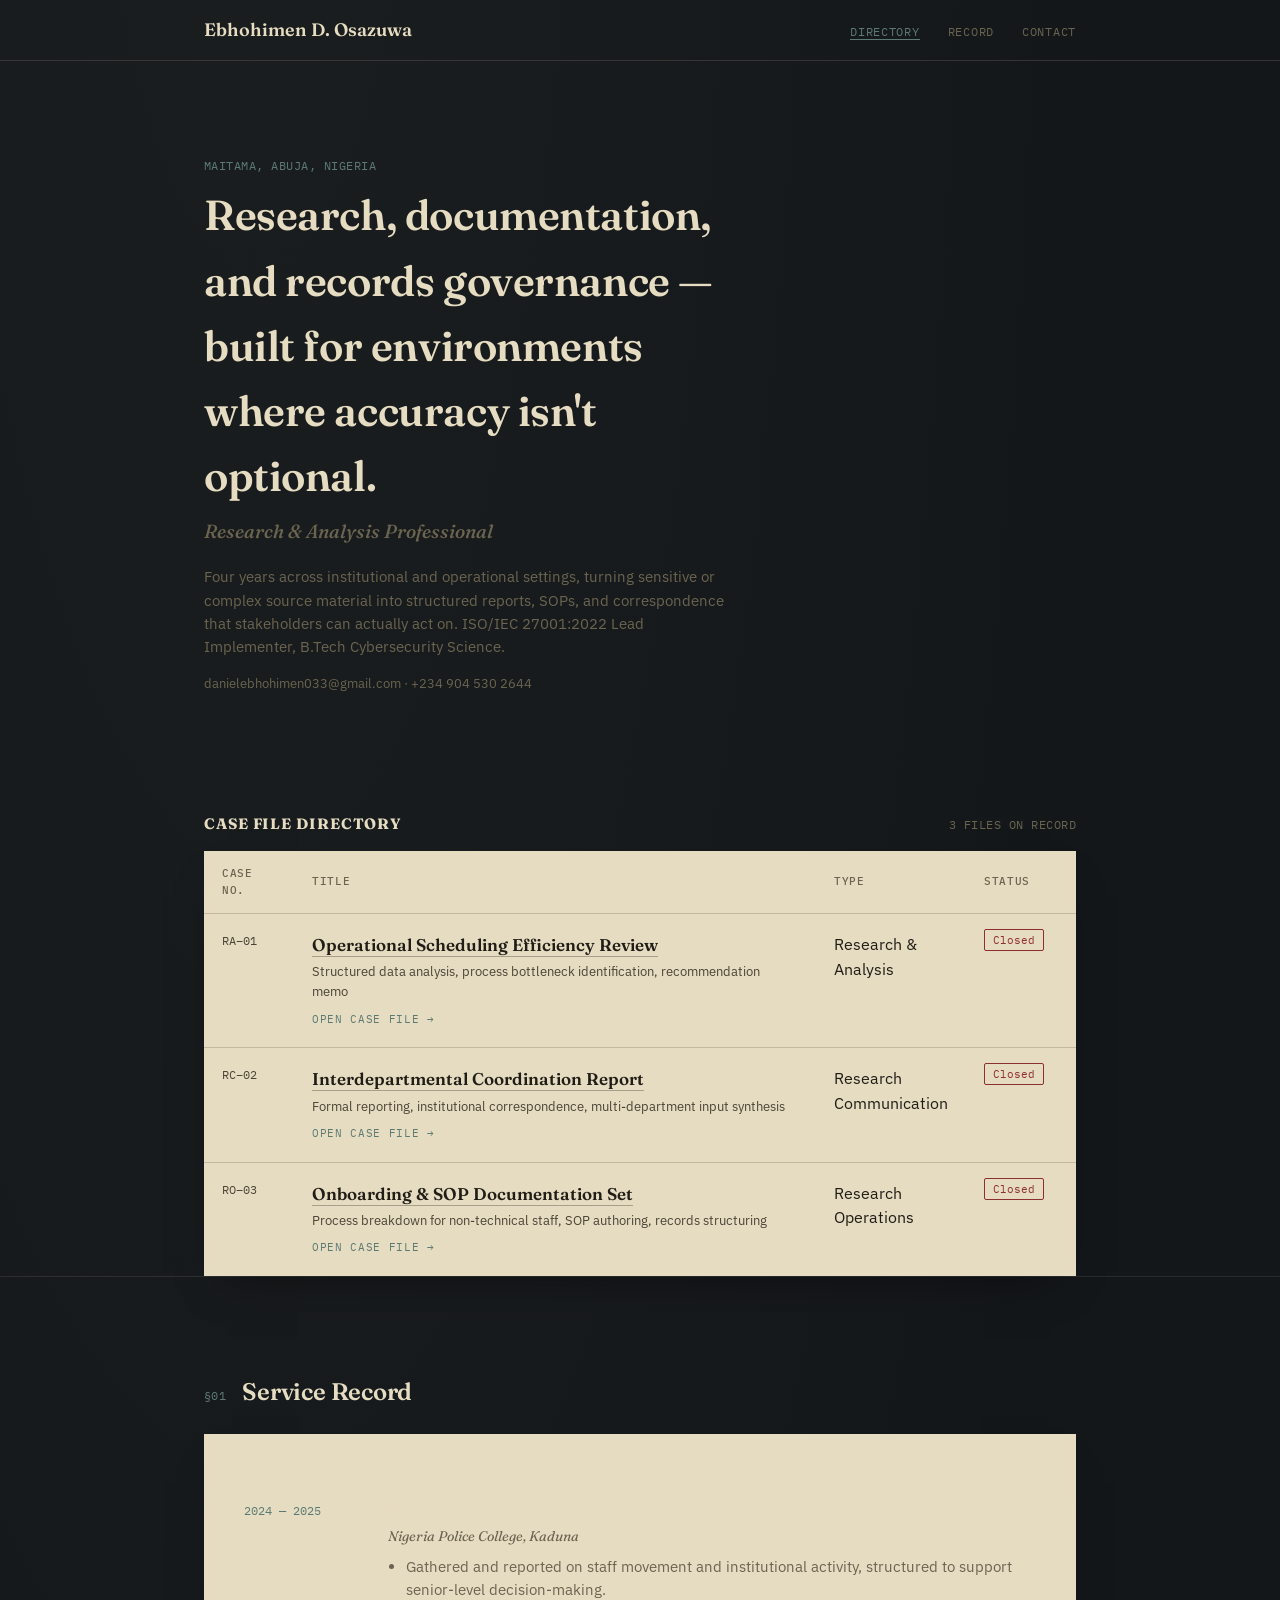
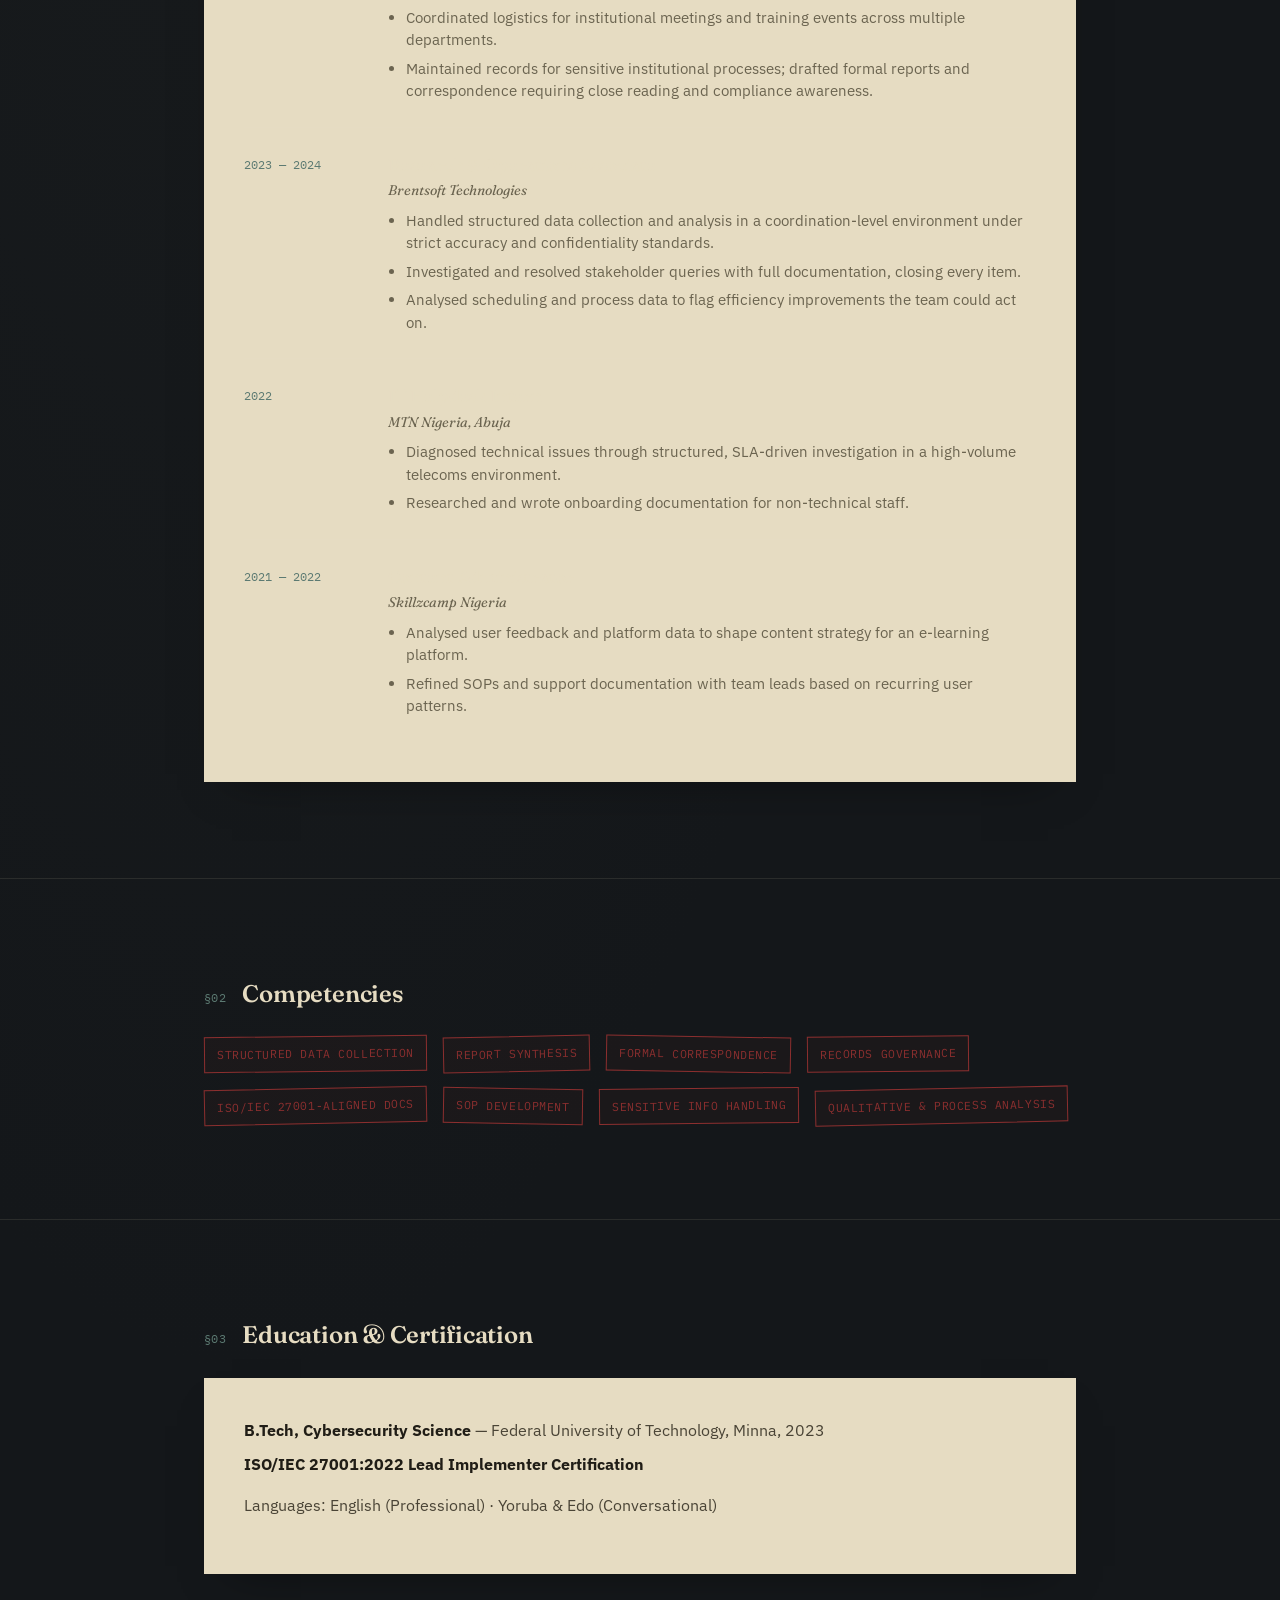
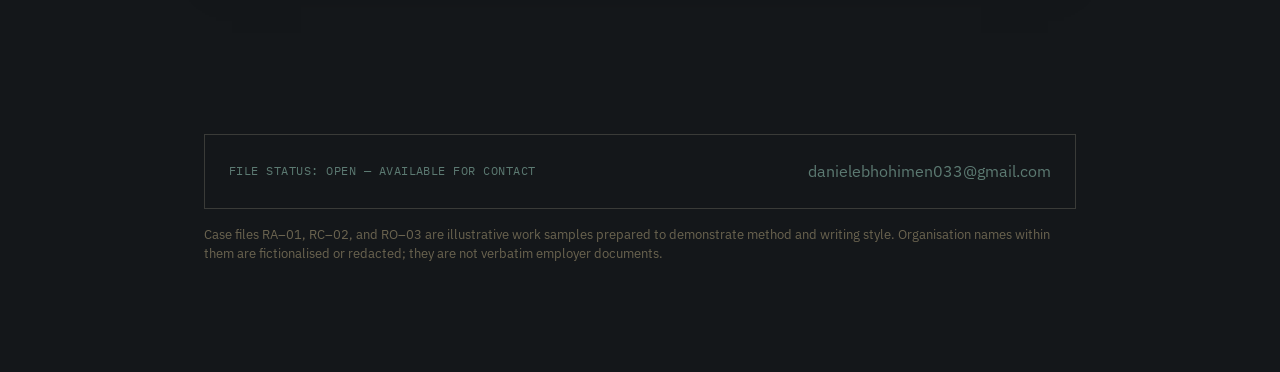
<file: index.html>
<!doctype html>
<html lang="en">
<head>
<meta charset="UTF-8">
<meta name="viewport" content="width=device-width, initial-scale=1.0">
<title>Ebhohimen Daniel Osazuwa — Research &amp; Documentation</title>
<meta name="description" content="Research, documentation, and records-governance portfolio of Ebhohimen Daniel Osazuwa.">
<link rel="stylesheet" href="style.css">
</head>
<body>

<div class="tabbar">
  <div class="wrap">
    <span class="name">Ebhohimen D. Osazuwa</span>
    <nav>
      <a href="index.html" class="active">Directory</a>
      <a href="index.html#log">Record</a>
      <a href="index.html#contact">Contact</a>
    </nav>
  </div>
</div>

<header class="hero">
  <div class="wrap">
    <span class="eyebrow mono">Maitama, Abuja, Nigeria</span>
    <h1>Research, documentation, and records governance — built for environments where accuracy isn't optional.</h1>
    <p class="role">Research &amp; Analysis Professional</p>
    <p class="lede">Four years across institutional and operational settings, turning sensitive or complex source material into structured reports, SOPs, and correspondence that stakeholders can actually act on. ISO/IEC 27001:2022 Lead Implementer, B.Tech Cybersecurity Science.</p>
    <p class="contact">danielebhohimen033@gmail.com · +234 904 530 2644</p>
  </div>
</header>

<section class="ledger">
  <div class="wrap">
    <div class="ledger-heading">
      <h2 style="font-size:15px; text-transform:uppercase; letter-spacing:0.06em;">Case File Directory</h2>
      <span class="mono">3 files on record</span>
    </div>
    <table class="directory">
      <thead>
        <tr>
          <th style="width:90px;">Case No.</th>
          <th>Title</th>
          <th style="width:140px;">Type</th>
          <th style="width:110px;">Status</th>
        </tr>
      </thead>
      <tbody>
        <tr data-href="case-file-01.html">
          <td class="case-no">RA–01</td>
          <td class="title"><a href="case-file-01.html">Operational Scheduling Efficiency Review</a><span class="sub">Structured data analysis, process bottleneck identification, recommendation memo</span><span class="open-hint">Open case file &rarr;</span></td>
          <td>Research &amp; Analysis</td>
          <td class="status"><span class="status-tag">Closed</span></td>
        </tr>
        <tr data-href="case-file-02.html">
          <td class="case-no">RC–02</td>
          <td class="title"><a href="case-file-02.html">Interdepartmental Coordination Report</a><span class="sub">Formal reporting, institutional correspondence, multi-department input synthesis</span><span class="open-hint">Open case file &rarr;</span></td>
          <td>Research Communication</td>
          <td class="status"><span class="status-tag">Closed</span></td>
        </tr>
        <tr data-href="case-file-03.html">
          <td class="case-no">RO–03</td>
          <td class="title"><a href="case-file-03.html">Onboarding &amp; SOP Documentation Set</a><span class="sub">Process breakdown for non-technical staff, SOP authoring, records structuring</span><span class="open-hint">Open case file &rarr;</span></td>
          <td>Research Operations</td>
          <td class="status"><span class="status-tag">Closed</span></td>
        </tr>
      </tbody>
    </table>
  </div>
</section>

<section class="section" id="log">
  <div class="wrap">
    <div class="section-heading">
      <span class="mono">§01</span>
      <h2>Service Record</h2>
    </div>
    <div class="card">
      <div class="log-entry">
        <div class="when">2024 — 2025</div>
        <div>
          <h3>Executive Assistant / Administrative Officer</h3>
          <div class="org">Nigeria Police College, Kaduna</div>
          <ul>
            <li>Gathered and reported on staff movement and institutional activity, structured to support senior-level decision-making.</li>
            <li>Coordinated logistics for institutional meetings and training events across multiple departments.</li>
            <li>Maintained records for sensitive institutional processes; drafted formal reports and correspondence requiring close reading and compliance awareness.</li>
          </ul>
        </div>
      </div>
      <div class="log-entry">
        <div class="when">2023 — 2024</div>
        <div>
          <h3>Research &amp; Operations Associate</h3>
          <div class="org">Brentsoft Technologies</div>
          <ul>
            <li>Handled structured data collection and analysis in a coordination-level environment under strict accuracy and confidentiality standards.</li>
            <li>Investigated and resolved stakeholder queries with full documentation, closing every item.</li>
            <li>Analysed scheduling and process data to flag efficiency improvements the team could act on.</li>
          </ul>
        </div>
      </div>
      <div class="log-entry">
        <div class="when">2022</div>
        <div>
          <h3>IT Helpdesk Intern</h3>
          <div class="org">MTN Nigeria, Abuja</div>
          <ul>
            <li>Diagnosed technical issues through structured, SLA-driven investigation in a high-volume telecoms environment.</li>
            <li>Researched and wrote onboarding documentation for non-technical staff.</li>
          </ul>
        </div>
      </div>
      <div class="log-entry">
        <div class="when">2021 — 2022</div>
        <div>
          <h3>Content Administrator</h3>
          <div class="org">Skillzcamp Nigeria</div>
          <ul>
            <li>Analysed user feedback and platform data to shape content strategy for an e-learning platform.</li>
            <li>Refined SOPs and support documentation with team leads based on recurring user patterns.</li>
          </ul>
        </div>
      </div>
    </div>
  </div>
</section>

<section class="section">
  <div class="wrap">
    <div class="section-heading">
      <span class="mono">§02</span>
      <h2>Competencies</h2>
    </div>
    <div class="stamps">
      <span class="stamp">Structured Data Collection</span>
      <span class="stamp">Report Synthesis</span>
      <span class="stamp">Formal Correspondence</span>
      <span class="stamp">Records Governance</span>
      <span class="stamp">ISO/IEC 27001-Aligned Docs</span>
      <span class="stamp">SOP Development</span>
      <span class="stamp">Sensitive Info Handling</span>
      <span class="stamp">Qualitative &amp; Process Analysis</span>
    </div>
  </div>
</section>

<section class="section">
  <div class="wrap">
    <div class="section-heading">
      <span class="mono">§03</span>
      <h2>Education &amp; Certification</h2>
    </div>
    <div class="card">
      <p style="margin:0;"><b style="color:var(--ink);">B.Tech, Cybersecurity Science</b> — Federal University of Technology, Minna, 2023</p>
      <p style="margin-top:10px;"><b style="color:var(--ink);">ISO/IEC 27001:2022 Lead Implementer Certification</b></p>
      <p style="margin-top:10px;">Languages: English (Professional) · Yoruba &amp; Edo (Conversational)</p>
    </div>
  </div>
</section>

<footer id="contact">
  <div class="wrap">
    <div class="closing">
      <span class="mono">File status: open — available for contact</span>
      <span>
        <a href="mailto:danielebhohimen033@gmail.com">danielebhohimen033@gmail.com</a>
      </span>
    </div>
    <p class="fine">Case files RA–01, RC–02, and RO–03 are illustrative work samples prepared to demonstrate method and writing style. Organisation names within them are fictionalised or redacted; they are not verbatim employer documents.</p>
  </div>
</footer>

<script>
document.querySelectorAll('table.directory tbody tr[data-href]').forEach(function(row){
  row.addEventListener('click', function(e){
    if (e.target.tagName === 'A') return; // let the link handle its own click
    window.location.href = row.dataset.href;
  });
});
</script>
</body>
</html>
</file>
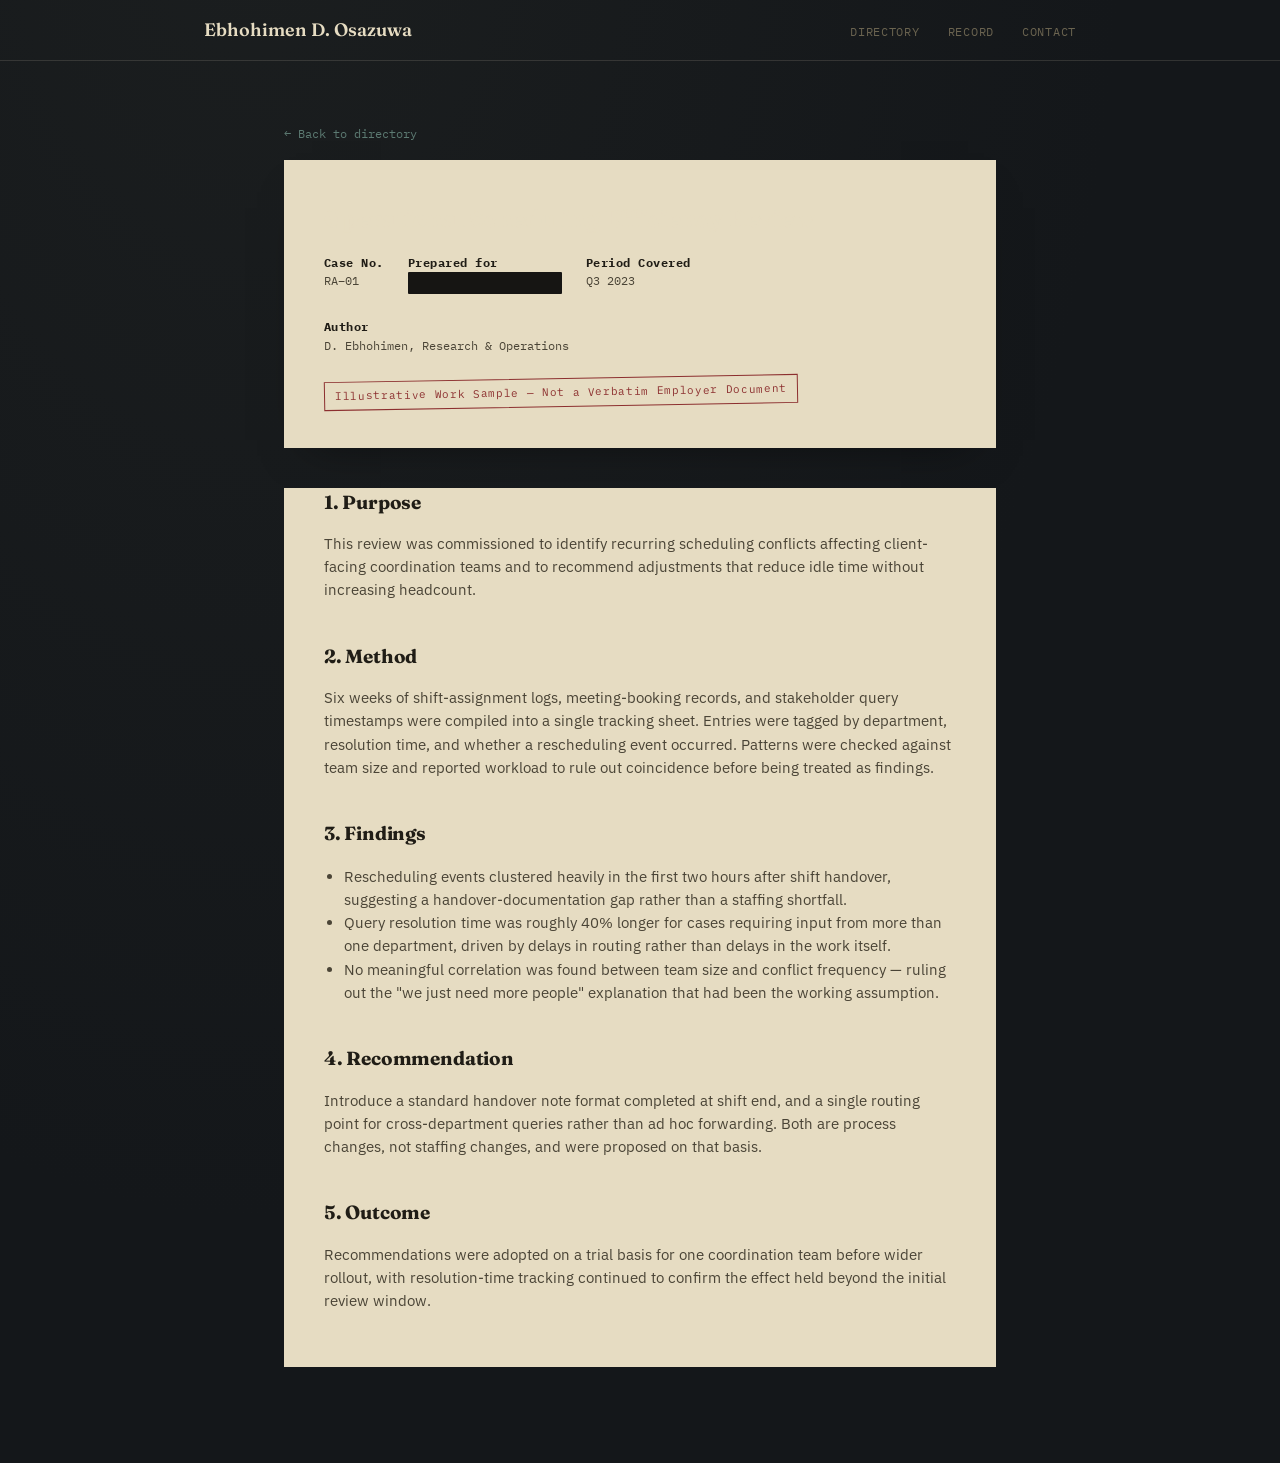
<file: case-file-01.html>
<!doctype html>
<html lang="en">
<head>
<meta charset="UTF-8">
<meta name="viewport" content="width=device-width, initial-scale=1.0">
<title>RA–01 — Operational Scheduling Efficiency Review</title>
<link rel="stylesheet" href="style.css">
</head>
<body>

<div class="tabbar">
  <div class="wrap">
    <span class="name">Ebhohimen D. Osazuwa</span>
    <nav>
      <a href="index.html">Directory</a>
      <a href="index.html#log">Record</a>
      <a href="index.html#contact">Contact</a>
    </nav>
  </div>
</div>

<div class="docwrap">
  <a class="back-link" href="index.html">&larr; Back to directory</a>

  <div class="letterhead">
    <h1 style="font-size:24px;">Operational Scheduling Efficiency Review</h1>
    <div class="meta-row">
      <div><b>Case No.</b>RA–01</div>
      <div><b>Prepared for</b><span class="redact">&nbsp;&nbsp;&nbsp;&nbsp;&nbsp;&nbsp;&nbsp;&nbsp;&nbsp;&nbsp;&nbsp;&nbsp;&nbsp;&nbsp;&nbsp;&nbsp;&nbsp;&nbsp;</span></div>
      <div><b>Period Covered</b>Q3 2023</div>
      <div><b>Author</b>D. Ebhohimen, Research &amp; Operations</div>
    </div>
    <span class="classification">Illustrative Work Sample — Not a Verbatim Employer Document</span>
  </div>

  <div class="doc-body">
    <h2>1. Purpose</h2>
    <p>This review was commissioned to identify recurring scheduling conflicts affecting client-facing coordination teams and to recommend adjustments that reduce idle time without increasing headcount.</p>

    <h2>2. Method</h2>
    <p>Six weeks of shift-assignment logs, meeting-booking records, and stakeholder query timestamps were compiled into a single tracking sheet. Entries were tagged by department, resolution time, and whether a rescheduling event occurred. Patterns were checked against team size and reported workload to rule out coincidence before being treated as findings.</p>

    <h2>3. Findings</h2>
    <ul>
      <li>Rescheduling events clustered heavily in the first two hours after shift handover, suggesting a handover-documentation gap rather than a staffing shortfall.</li>
      <li>Query resolution time was roughly 40% longer for cases requiring input from more than one department, driven by delays in routing rather than delays in the work itself.</li>
      <li>No meaningful correlation was found between team size and conflict frequency — ruling out the "we just need more people" explanation that had been the working assumption.</li>
    </ul>

    <h2>4. Recommendation</h2>
    <p>Introduce a standard handover note format completed at shift end, and a single routing point for cross-department queries rather than ad hoc forwarding. Both are process changes, not staffing changes, and were proposed on that basis.</p>

    <h2>5. Outcome</h2>
    <p>Recommendations were adopted on a trial basis for one coordination team before wider rollout, with resolution-time tracking continued to confirm the effect held beyond the initial review window.</p>
  </div>
</div>

</body>
</html>
</file>
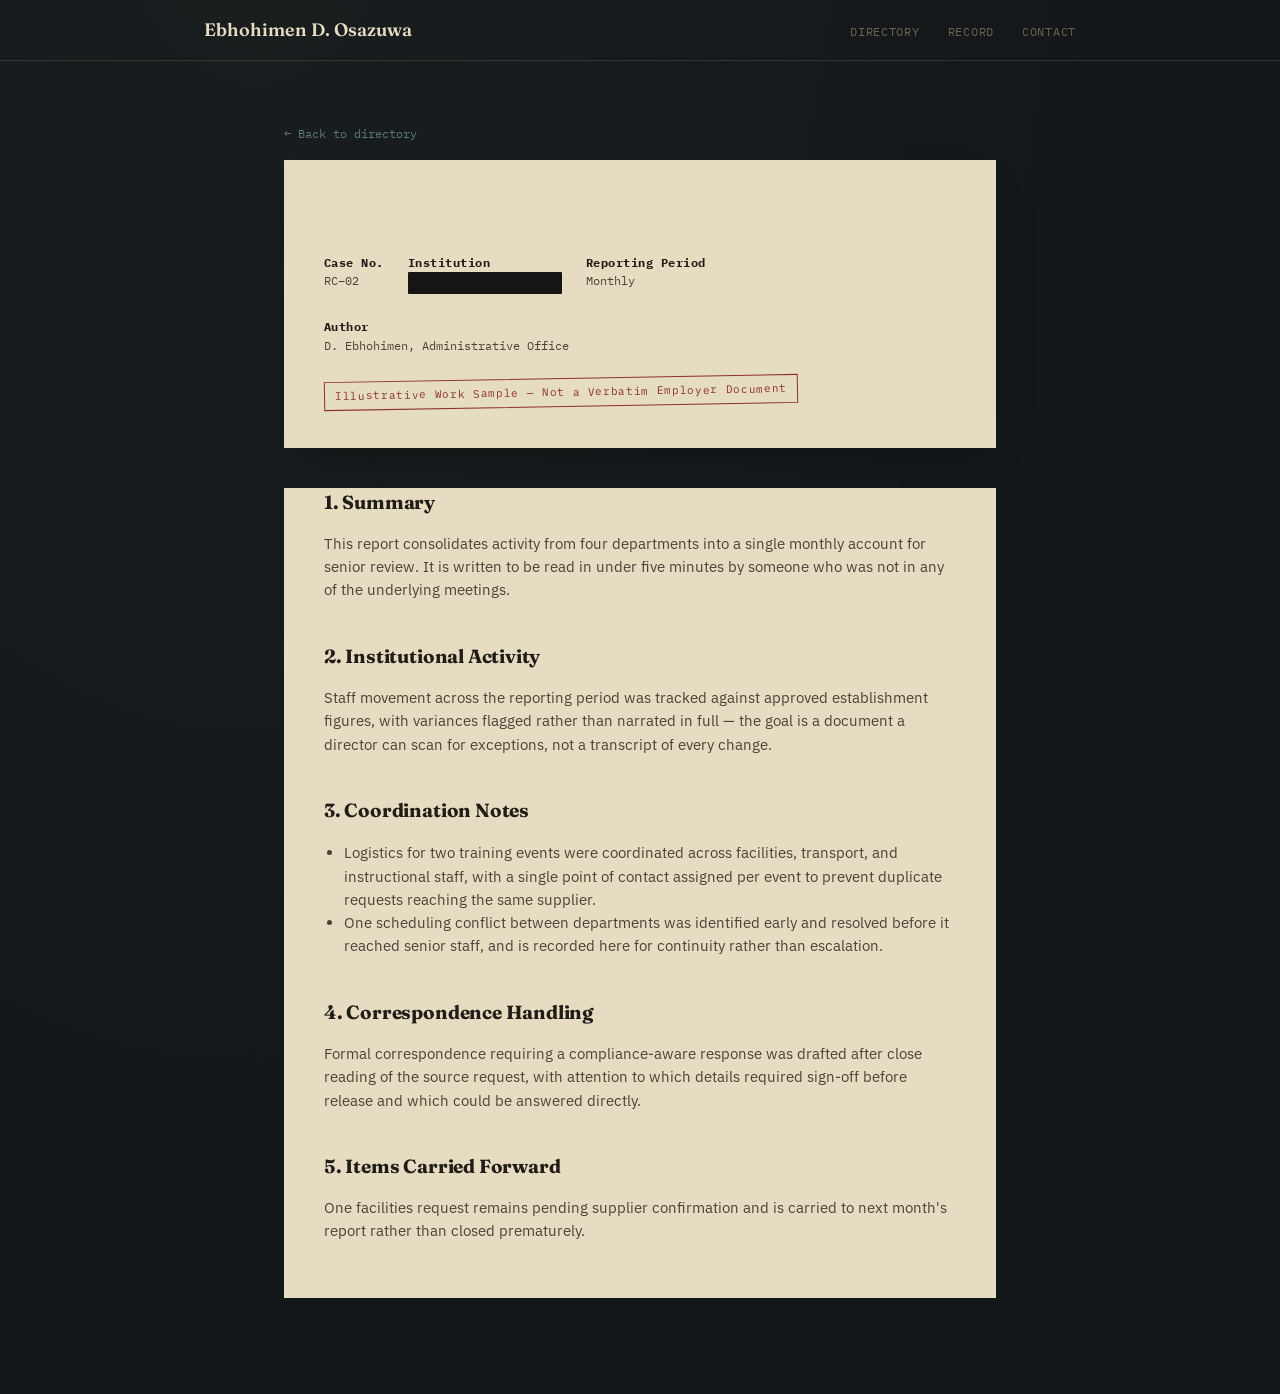
<file: case-file-02.html>
<!doctype html>
<html lang="en">
<head>
<meta charset="UTF-8">
<meta name="viewport" content="width=device-width, initial-scale=1.0">
<title>RC–02 — Interdepartmental Coordination Report</title>
<link rel="stylesheet" href="style.css">
</head>
<body>

<div class="tabbar">
  <div class="wrap">
    <span class="name">Ebhohimen D. Osazuwa</span>
    <nav>
      <a href="index.html">Directory</a>
      <a href="index.html#log">Record</a>
      <a href="index.html#contact">Contact</a>
    </nav>
  </div>
</div>

<div class="docwrap">
  <a class="back-link" href="index.html">&larr; Back to directory</a>

  <div class="letterhead">
    <h1 style="font-size:24px;">Interdepartmental Coordination Report</h1>
    <div class="meta-row">
      <div><b>Case No.</b>RC–02</div>
      <div><b>Institution</b><span class="redact">&nbsp;&nbsp;&nbsp;&nbsp;&nbsp;&nbsp;&nbsp;&nbsp;&nbsp;&nbsp;&nbsp;&nbsp;&nbsp;&nbsp;&nbsp;&nbsp;&nbsp;&nbsp;</span></div>
      <div><b>Reporting Period</b>Monthly</div>
      <div><b>Author</b>D. Ebhohimen, Administrative Office</div>
    </div>
    <span class="classification">Illustrative Work Sample — Not a Verbatim Employer Document</span>
  </div>

  <div class="doc-body">
    <h2>1. Summary</h2>
    <p>This report consolidates activity from four departments into a single monthly account for senior review. It is written to be read in under five minutes by someone who was not in any of the underlying meetings.</p>

    <h2>2. Institutional Activity</h2>
    <p>Staff movement across the reporting period was tracked against approved establishment figures, with variances flagged rather than narrated in full — the goal is a document a director can scan for exceptions, not a transcript of every change.</p>

    <h2>3. Coordination Notes</h2>
    <ul>
      <li>Logistics for two training events were coordinated across facilities, transport, and instructional staff, with a single point of contact assigned per event to prevent duplicate requests reaching the same supplier.</li>
      <li>One scheduling conflict between departments was identified early and resolved before it reached senior staff, and is recorded here for continuity rather than escalation.</li>
    </ul>

    <h2>4. Correspondence Handling</h2>
    <p>Formal correspondence requiring a compliance-aware response was drafted after close reading of the source request, with attention to which details required sign-off before release and which could be answered directly.</p>

    <h2>5. Items Carried Forward</h2>
    <p>One facilities request remains pending supplier confirmation and is carried to next month's report rather than closed prematurely.</p>
  </div>
</div>

</body>
</html>
</file>
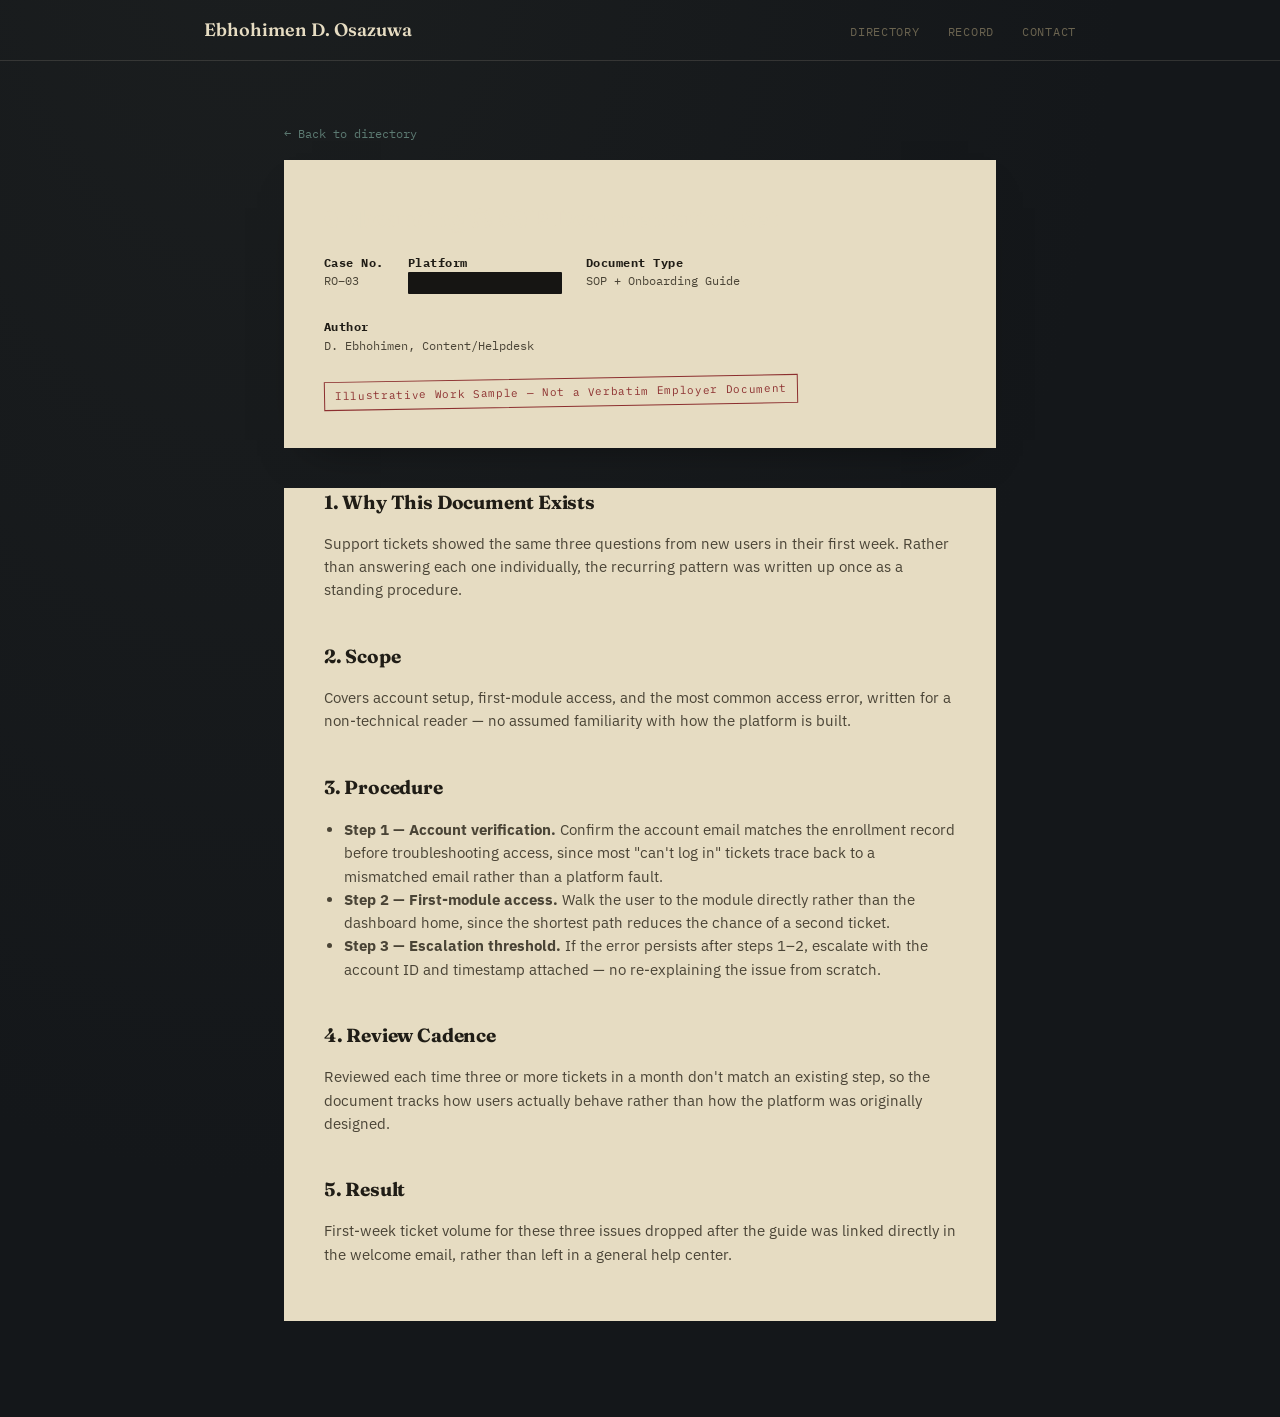
<file: case-file-03.html>
<!doctype html>
<html lang="en">
<head>
<meta charset="UTF-8">
<meta name="viewport" content="width=device-width, initial-scale=1.0">
<title>RO–03 — Onboarding & SOP Documentation Set</title>
<link rel="stylesheet" href="style.css">
</head>
<body>

<div class="tabbar">
  <div class="wrap">
    <span class="name">Ebhohimen D. Osazuwa</span>
    <nav>
      <a href="index.html">Directory</a>
      <a href="index.html#log">Record</a>
      <a href="index.html#contact">Contact</a>
    </nav>
  </div>
</div>

<div class="docwrap">
  <a class="back-link" href="index.html">&larr; Back to directory</a>

  <div class="letterhead">
    <h1 style="font-size:24px;">Onboarding &amp; SOP Documentation Set</h1>
    <div class="meta-row">
      <div><b>Case No.</b>RO–03</div>
      <div><b>Platform</b><span class="redact">&nbsp;&nbsp;&nbsp;&nbsp;&nbsp;&nbsp;&nbsp;&nbsp;&nbsp;&nbsp;&nbsp;&nbsp;&nbsp;&nbsp;&nbsp;&nbsp;&nbsp;&nbsp;</span></div>
      <div><b>Document Type</b>SOP + Onboarding Guide</div>
      <div><b>Author</b>D. Ebhohimen, Content/Helpdesk</div>
    </div>
    <span class="classification">Illustrative Work Sample — Not a Verbatim Employer Document</span>
  </div>

  <div class="doc-body">
    <h2>1. Why This Document Exists</h2>
    <p>Support tickets showed the same three questions from new users in their first week. Rather than answering each one individually, the recurring pattern was written up once as a standing procedure.</p>

    <h2>2. Scope</h2>
    <p>Covers account setup, first-module access, and the most common access error, written for a non-technical reader — no assumed familiarity with how the platform is built.</p>

    <h2>3. Procedure</h2>
    <ul>
      <li><b>Step 1 — Account verification.</b> Confirm the account email matches the enrollment record before troubleshooting access, since most "can't log in" tickets trace back to a mismatched email rather than a platform fault.</li>
      <li><b>Step 2 — First-module access.</b> Walk the user to the module directly rather than the dashboard home, since the shortest path reduces the chance of a second ticket.</li>
      <li><b>Step 3 — Escalation threshold.</b> If the error persists after steps 1–2, escalate with the account ID and timestamp attached — no re-explaining the issue from scratch.</li>
    </ul>

    <h2>4. Review Cadence</h2>
    <p>Reviewed each time three or more tickets in a month don't match an existing step, so the document tracks how users actually behave rather than how the platform was originally designed.</p>

    <h2>5. Result</h2>
    <p>First-week ticket volume for these three issues dropped after the guide was linked directly in the welcome email, rather than left in a general help center.</p>
  </div>
</div>

</body>
</html>
</file>
<file: style.css>
@import url('https://fonts.googleapis.com/css2?family=Fraunces:ital,opsz,wght@0,9..144,400;0,9..144,600;0,9..144,700;1,9..144,500&family=IBM+Plex+Sans:wght@400;500;600&family=IBM+Plex+Mono:wght@400;500&display=swap');

/* ---------- Tokens ---------- */
:root{
  --bg: #14171a;           /* records room, lamp off */
  --bg-warm: #1b1e1f;       /* slightly lit corner */
  --paper: #e6dcc2;         /* manila card */
  --paper-2: #ddd0ac;       /* manila, shaded edge */
  --ink: #201d16;           /* ink on paper */
  --ink-soft: #4a4436;      /* secondary ink */
  --stamp: #8c2f2f;         /* oxblood stamp */
  --teal: #5c7a72;          /* ledger-teal accent */
  --paper-text-dim: #6b6450;
  --line: rgba(32,29,22,0.18);
  --space-1: 8px;
  --space-2: 16px;
  --space-3: 24px;
  --space-4: 40px;
  --space-5: 64px;
  --space-6: 96px;
  --radius: 2px;
}

*{box-sizing:border-box;}
html{scroll-behavior:smooth;}
body{
  margin:0;
  background:
    radial-gradient(ellipse at 20% -10%, var(--bg-warm), transparent 60%),
    var(--bg);
  color:var(--paper);
  font-family:'IBM Plex Sans', sans-serif;
  font-size:16px;
  line-height:1.55;
}
::selection{ background:var(--stamp); color:var(--paper); }

a{ color:var(--teal); text-decoration:none; border-bottom:1px solid transparent; }
a:hover{ border-bottom-color: var(--teal); }
a:focus-visible, button:focus-visible{ outline:2px solid var(--teal); outline-offset:3px; }

h1,h2,h3{
  font-family:'Fraunces', serif;
  color: var(--paper);
  margin:0;
  letter-spacing:-0.01em;
}

.mono{
  font-family:'IBM Plex Mono', monospace;
  letter-spacing:0.04em;
  text-transform:uppercase;
  font-size:12px;
}

.wrap{
  max-width:920px;
  margin:0 auto;
  padding:0 var(--space-3);
}

/* ---------- Folder-tab header ---------- */
.tabbar{
  border-bottom:1px solid rgba(230,220,194,0.14);
  padding: var(--space-2) 0;
}
.tabbar .wrap{ display:flex; justify-content:space-between; align-items:baseline; flex-wrap:wrap; gap:var(--space-1);}
.tabbar .name{ font-family:'Fraunces', serif; font-weight:600; font-size:18px; color:var(--paper);}
.tabbar nav a{ margin-left:var(--space-3); color:var(--paper-text-dim); font-family:'IBM Plex Mono',monospace; font-size:12px; text-transform:uppercase; letter-spacing:0.06em; }
.tabbar nav a:first-child{ margin-left:0; }
.tabbar nav a.active, .tabbar nav a:hover{ color:var(--teal); border-bottom-color:var(--teal); }

/* ---------- Hero / directory ---------- */
.hero{ padding: var(--space-6) 0 var(--space-4); }
.hero .eyebrow{ color:var(--teal); margin-bottom:var(--space-1); display:block; }
.hero h1{ font-size:clamp(28px,4.4vw,42px); font-weight:600; max-width:20ch; }
.hero p.role{ font-family:'Fraunces', serif; font-style:italic; font-weight:500; color:var(--paper-text-dim); font-size:19px; margin-top:var(--space-1); }
.hero .lede{ max-width:58ch; color:var(--paper-text-dim); margin-top:var(--space-2); font-size:15px; }
.hero .contact{ margin-top:var(--space-2); font-size:13px; color:var(--paper-text-dim); }
.hero .contact a{ color:var(--teal); }

/* ---------- Ledger / directory table (the signature element) ---------- */
.ledger{ margin-top:var(--space-5); }
.ledger-heading{ display:flex; align-items:baseline; justify-content:space-between; margin-bottom:var(--space-2);}
.ledger-heading .mono{ color:var(--paper-text-dim); }
table.directory{
  width:100%;
  border-collapse:collapse;
  background:var(--paper);
  color:var(--ink);
  box-shadow: 0 20px 45px -25px rgba(0,0,0,0.6);
}
table.directory thead th{
  text-align:left;
  font-family:'IBM Plex Mono', monospace;
  font-size:11px;
  text-transform:uppercase;
  letter-spacing:0.06em;
  color:var(--paper-text-dim);
  padding: 14px 18px;
  border-bottom:1px solid var(--line);
  font-weight:500;
}
table.directory td{
  padding: 18px;
  border-bottom:1px solid var(--line);
  vertical-align:top;
}
table.directory tr:last-child td{ border-bottom:none; }
table.directory td.case-no{ font-family:'IBM Plex Mono',monospace; font-size:12px; color:var(--ink-soft); white-space:nowrap; }
table.directory td.title a{ font-family:'Fraunces', serif; font-weight:600; font-size:17px; color:var(--ink); border-bottom:1px solid rgba(32,29,22,0.32); padding-bottom:1px; }
table.directory td.title a:hover, table.directory td.title a:active{ color:var(--stamp); border-bottom-color:var(--stamp); }
table.directory td.title .sub{ display:block; font-size:13px; color:var(--ink-soft); margin-top:4px; font-family:'IBM Plex Sans', sans-serif; }
table.directory td.title .open-hint{
  display:inline-flex; align-items:center; gap:5px;
  margin-top:8px; font-family:'IBM Plex Mono', monospace; font-size:11px;
  text-transform:uppercase; letter-spacing:0.06em; color:var(--teal);
}
table.directory tbody tr{ cursor:pointer; transition:background-color .15s ease; }
table.directory tbody tr:hover{ background-color:#e0d5b3; }
table.directory tbody tr:active{ background-color:#d6c89e; }
table.directory td.status{ font-family:'IBM Plex Mono',monospace; font-size:11px; white-space:nowrap; }
.status-tag{ padding:3px 8px; border:1px solid var(--stamp); color:var(--stamp); border-radius:2px; }

/* ---------- Sections on paper cards ---------- */
.section{ padding: var(--space-6) 0; border-top:1px solid rgba(230,220,194,0.10); }
.section-heading{ display:flex; align-items:baseline; gap:var(--space-2); margin-bottom:var(--space-3); }
.section-heading .mono{ color:var(--teal); }
.section-heading h2{ font-size:24px; font-weight:600; }

.card{
  background:var(--paper);
  color:var(--ink);
  padding: var(--space-4);
  box-shadow: 0 20px 45px -28px rgba(0,0,0,0.55);
}
.card p{ color:var(--ink-soft); max-width:66ch; }
.card + .card{ margin-top:var(--space-2); }

/* ---------- Log / timeline (chronological -> numbering earns its place) ---------- */
.log-entry{
  display:grid;
  grid-template-columns: 120px 1fr;
  gap:var(--space-3);
  padding:var(--space-3) 0;
  border-bottom:1px solid rgba(230,220,194,0.12);
}
.log-entry:last-child{ border-bottom:none; }
.log-entry .when{ font-family:'IBM Plex Mono',monospace; font-size:12px; color:var(--teal); padding-top:4px; }
.log-entry h3{ font-size:17px; font-weight:600; }
.log-entry .org{ font-family:'Fraunces', serif; font-style:italic; color:var(--paper-text-dim); font-size:14px; margin-top:2px; }
.log-entry ul{ margin:var(--space-1) 0 0; padding-left:18px; color:var(--paper-text-dim); font-size:14.5px; }
.log-entry li + li{ margin-top:6px; }

/* ---------- Stamped competency tags ---------- */
.stamps{ display:flex; flex-wrap:wrap; gap:var(--space-2); }
.stamp{
  border:1.5px solid var(--stamp);
  color:var(--stamp);
  font-family:'IBM Plex Mono', monospace;
  font-size:11.5px;
  text-transform:uppercase;
  letter-spacing:0.05em;
  padding:8px 12px;
  transform:rotate(-1.2deg);
  background:rgba(140,47,47,0.06);
}
.stamp:nth-child(3n){ transform:rotate(1deg); }
.stamp:nth-child(3n+1){ transform:rotate(-0.6deg); }

/* ---------- Footer ---------- */
footer{ padding:var(--space-5) 0 var(--space-6); }
footer .closing{
  border:1px solid rgba(230,220,194,0.18);
  padding:var(--space-3);
  display:flex; justify-content:space-between; align-items:center; flex-wrap:wrap; gap:var(--space-2);
}
footer .closing .mono{ color:var(--teal); }
footer .fine{ color:var(--paper-text-dim); font-size:12.5px; margin-top:var(--space-2); }

/* ---------- Case file document pages ---------- */
.docwrap{ max-width:760px; margin: var(--space-5) auto var(--space-6); padding:0 var(--space-3); }
.letterhead{
  background:var(--paper); color:var(--ink);
  padding: var(--space-4);
  box-shadow: 0 20px 45px -28px rgba(0,0,0,0.55);
}
.letterhead .redact{
  display:inline-block;
  background:#161513;
  color:#161513;
  padding:2px 14px;
  border-radius:1px;
  user-select:none;
}
.letterhead .meta-row{ display:flex; flex-wrap:wrap; gap: var(--space-3); margin-top:var(--space-2); }
.letterhead .meta-row div{ font-family:'IBM Plex Mono',monospace; font-size:11.5px; color:var(--ink-soft); }
.letterhead .meta-row div b{ display:block; color:var(--ink); font-size:12px; letter-spacing:0.04em; }
.letterhead .classification{
  margin-top:var(--space-3);
  display:inline-block;
  border:1.5px solid var(--stamp);
  color:var(--stamp);
  font-family:'IBM Plex Mono',monospace;
  font-size:11px;
  letter-spacing:0.06em;
  padding:5px 10px;
  transform:rotate(-1deg);
}
.doc-body{ background:var(--paper); color:var(--ink); padding: 0 var(--space-4) var(--space-4); }
.doc-body h2{ font-size:19px; color:var(--ink); margin-top:var(--space-4); }
.doc-body p, .doc-body li{ color:var(--ink-soft); font-size:15px; }
.doc-body ul{ padding-left:20px; }
.back-link{ display:block; margin-bottom:var(--space-2); font-family:'IBM Plex Mono',monospace; font-size:12px; color:var(--teal); }

@media (max-width:640px){
  .log-entry{ grid-template-columns:1fr; gap:6px; }
  table.directory thead{ display:none; }
  table.directory tr{ display:block; padding: var(--space-2) 0; }
  table.directory td{ display:block; border:none; padding: 4px 18px; }
  table.directory tr:not(:last-child){ border-bottom:1px solid var(--line); }
}
</file>
